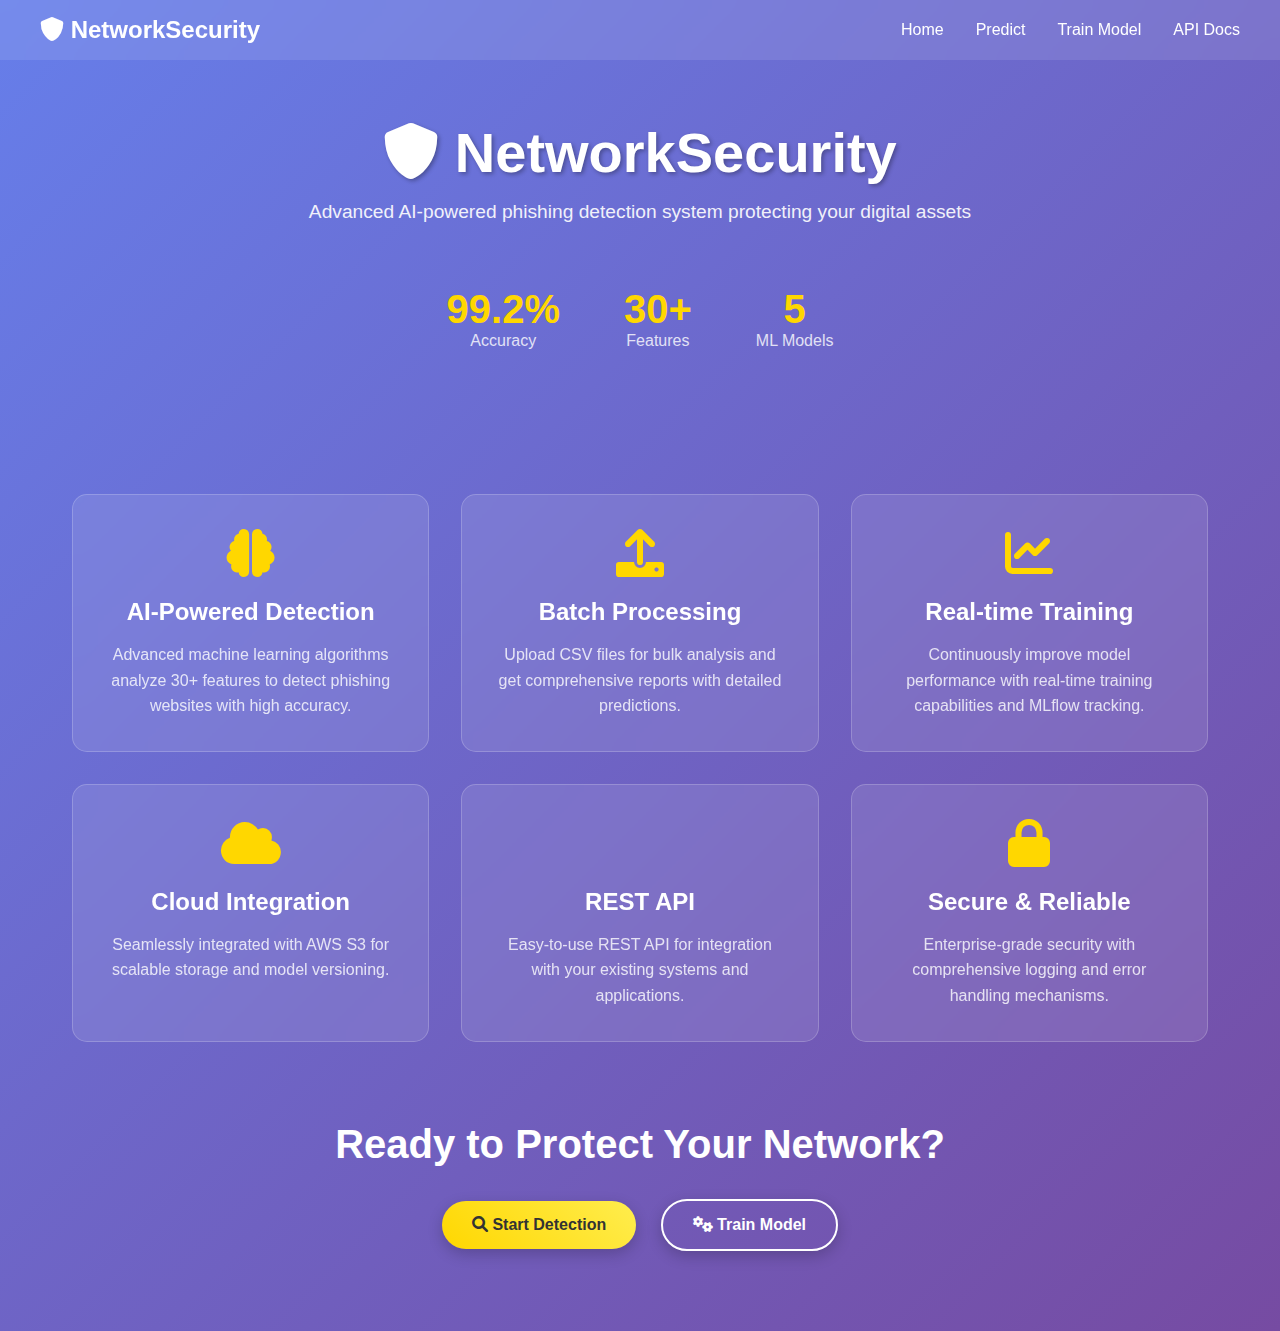
<file: templates/index.html>
<!DOCTYPE html>
<html lang="en">
<head>
    <meta charset="UTF-8">
    <meta name="viewport" content="width=device-width, initial-scale=1.0">
    <title>NetworkSecurity - Phishing Detection System</title>
    <link href="https://cdnjs.cloudflare.com/ajax/libs/font-awesome/6.0.0/css/all.min.css" rel="stylesheet">
    <style>
        * {
            margin: 0;
            padding: 0;
            box-sizing: border-box;
        }

        body {
            font-family: 'Segoe UI', Tahoma, Geneva, Verdana, sans-serif;
            background: linear-gradient(135deg, #667eea 0%, #764ba2 100%);
            min-height: 100vh;
            color: #333;
        }

        .navbar {
            background: rgba(255, 255, 255, 0.1);
            backdrop-filter: blur(10px);
            padding: 1rem 2rem;
            position: fixed;
            width: 100%;
            top: 0;
            z-index: 1000;
        }

        .nav-content {
            display: flex;
            justify-content: space-between;
            align-items: center;
            max-width: 1200px;
            margin: 0 auto;
        }

        .logo {
            font-size: 1.5rem;
            font-weight: bold;
            color: white;
        }

        .nav-links {
            display: flex;
            gap: 2rem;
        }

        .nav-links a {
            color: white;
            text-decoration: none;
            transition: color 0.3s;
        }

        .nav-links a:hover {
            color: #ffd700;
        }

        .hero {
            padding: 120px 2rem 80px;
            text-align: center;
            color: white;
        }

        .hero h1 {
            font-size: 3.5rem;
            margin-bottom: 1rem;
            text-shadow: 2px 2px 4px rgba(0,0,0,0.3);
        }

        .hero p {
            font-size: 1.2rem;
            margin-bottom: 2rem;
            opacity: 0.9;
        }

        .features {
            display: grid;
            grid-template-columns: repeat(auto-fit, minmax(300px, 1fr));
            gap: 2rem;
            max-width: 1200px;
            margin: 0 auto;
            padding: 0 2rem;
        }

        .feature-card {
            background: rgba(255, 255, 255, 0.1);
            backdrop-filter: blur(10px);
            border-radius: 15px;
            padding: 2rem;
            text-align: center;
            transition: transform 0.3s, box-shadow 0.3s;
            border: 1px solid rgba(255, 255, 255, 0.2);
        }

        .feature-card:hover {
            transform: translateY(-10px);
            box-shadow: 0 20px 40px rgba(0,0,0,0.2);
        }

        .feature-icon {
            font-size: 3rem;
            margin-bottom: 1rem;
            color: #ffd700;
        }

        .feature-card h3 {
            font-size: 1.5rem;
            margin-bottom: 1rem;
            color: white;
        }

        .feature-card p {
            color: rgba(255, 255, 255, 0.8);
            line-height: 1.6;
        }

        .cta-section {
            text-align: center;
            padding: 80px 2rem;
        }

        .btn {
            display: inline-block;
            padding: 15px 30px;
            background: linear-gradient(45deg, #ffd700, #ffed4e);
            color: #333;
            text-decoration: none;
            border-radius: 50px;
            font-weight: bold;
            transition: all 0.3s;
            margin: 0 10px;
            box-shadow: 0 5px 15px rgba(0,0,0,0.2);
        }

        .btn:hover {
            transform: translateY(-3px);
            box-shadow: 0 10px 25px rgba(0,0,0,0.3);
        }

        .btn-secondary {
            background: transparent;
            color: white;
            border: 2px solid white;
        }

        .btn-secondary:hover {
            background: white;
            color: #333;
        }

        .stats {
            display: flex;
            justify-content: center;
            gap: 4rem;
            margin: 4rem 0;
            flex-wrap: wrap;
        }

        .stat {
            text-align: center;
            color: white;
        }

        .stat-number {
            font-size: 2.5rem;
            font-weight: bold;
            color: #ffd700;
        }

        .stat-label {
            font-size: 1rem;
            opacity: 0.8;
        }

        @media (max-width: 768px) {
            .hero h1 {
                font-size: 2.5rem;
            }
            
            .nav-links {
                display: none;
            }
            
            .stats {
                gap: 2rem;
            }
        }
    </style>
</head>
<body>
    <nav class="navbar">
        <div class="nav-content">
            <div class="logo">
                <i class="fas fa-shield-alt"></i> NetworkSecurity
            </div>
            <div class="nav-links">
                <a href="#home">Home</a>
                <a href="/predict-ui">Predict</a>
                <a href="/train-ui">Train Model</a>
                <a href="/docs">API Docs</a>
            </div>
        </div>
    </nav>

    <section class="hero">
        <h1><i class="fas fa-shield-alt"></i> NetworkSecurity</h1>
        <p>Advanced AI-powered phishing detection system protecting your digital assets</p>
        
        <div class="stats">
            <div class="stat">
                <div class="stat-number">99.2%</div>
                <div class="stat-label">Accuracy</div>
            </div>
            <div class="stat">
                <div class="stat-number">30+</div>
                <div class="stat-label">Features</div>
            </div>
            <div class="stat">
                <div class="stat-number">5</div>
                <div class="stat-label">ML Models</div>
            </div>
        </div>
    </section>

    <section class="features">
        <div class="feature-card">
            <div class="feature-icon">
                <i class="fas fa-brain"></i>
            </div>
            <h3>AI-Powered Detection</h3>
            <p>Advanced machine learning algorithms analyze 30+ features to detect phishing websites with high accuracy.</p>
        </div>

        <div class="feature-card">
            <div class="feature-icon">
                <i class="fas fa-upload"></i>
            </div>
            <h3>Batch Processing</h3>
            <p>Upload CSV files for bulk analysis and get comprehensive reports with detailed predictions.</p>
        </div>

        <div class="feature-card">
            <div class="feature-icon">
                <i class="fas fa-chart-line"></i>
            </div>
            <h3>Real-time Training</h3>
            <p>Continuously improve model performance with real-time training capabilities and MLflow tracking.</p>
        </div>

        <div class="feature-card">
            <div class="feature-icon">
                <i class="fas fa-cloud"></i>
            </div>
            <h3>Cloud Integration</h3>
            <p>Seamlessly integrated with AWS S3 for scalable storage and model versioning.</p>
        </div>

        <div class="feature-card">
            <div class="feature-icon">
                <i class="fas fa-api"></i>
            </div>
            <h3>REST API</h3>
            <p>Easy-to-use REST API for integration with your existing systems and applications.</p>
        </div>

        <div class="feature-card">
            <div class="feature-icon">
                <i class="fas fa-lock"></i>
            </div>
            <h3>Secure & Reliable</h3>
            <p>Enterprise-grade security with comprehensive logging and error handling mechanisms.</p>
        </div>
    </section>

    <section class="cta-section">
        <h2 style="color: white; margin-bottom: 2rem; font-size: 2.5rem;">Ready to Protect Your Network?</h2>
        <a href="/predict-ui" class="btn">
            <i class="fas fa-search"></i> Start Detection
        </a>
        <a href="/train-ui" class="btn btn-secondary">
            <i class="fas fa-cogs"></i> Train Model
        </a>
    </section>
</body>
</html>
</file>
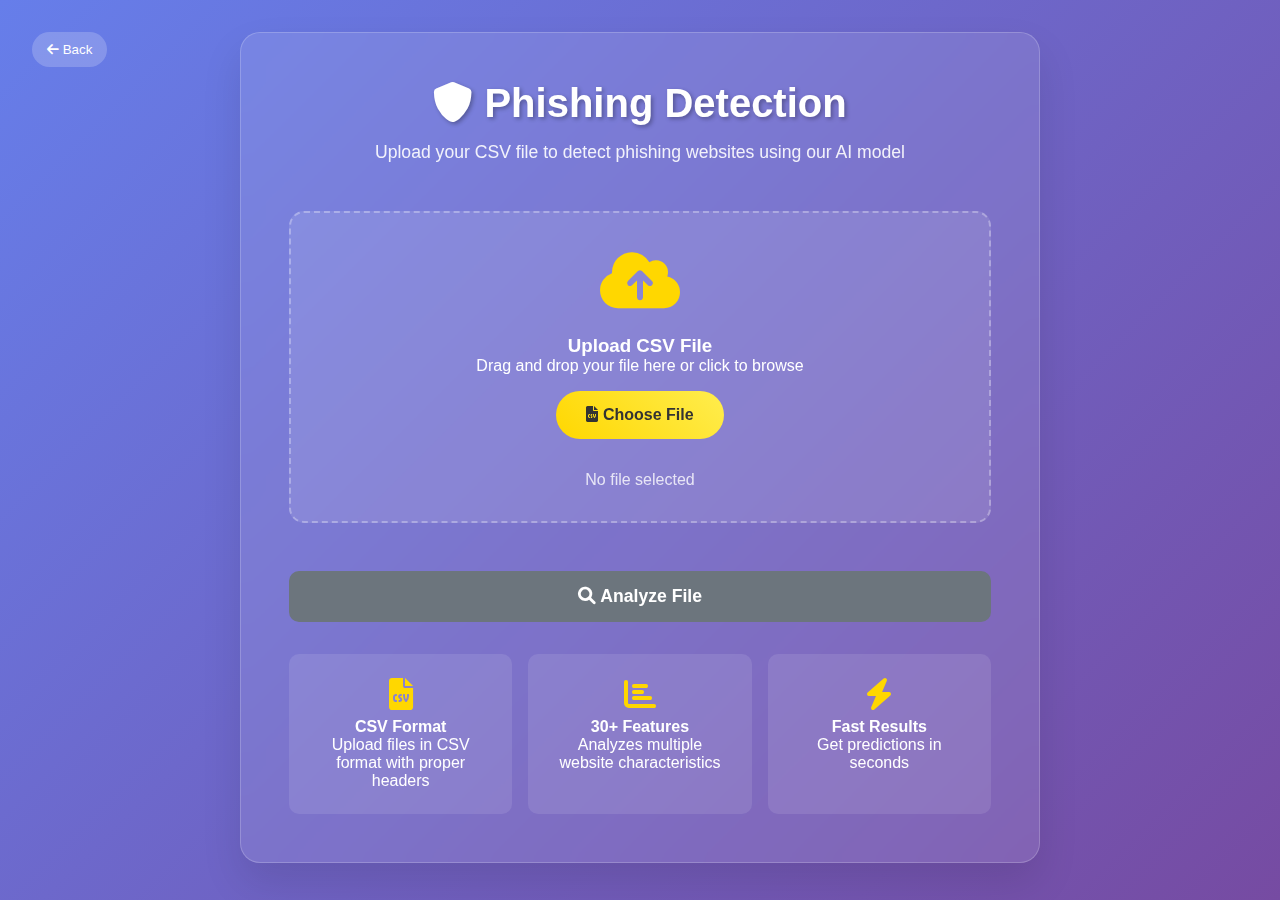
<file: templates/predict.html>
<!DOCTYPE html>
<html lang="en">
<head>
    <meta charset="UTF-8">
    <meta name="viewport" content="width=device-width, initial-scale=1.0">
    <title>Phishing Detection - Upload & Predict</title>
    <link href="https://cdnjs.cloudflare.com/ajax/libs/font-awesome/6.0.0/css/all.min.css" rel="stylesheet">
    <style>
        * {
            margin: 0;
            padding: 0;
            box-sizing: border-box;
        }

        body {
            font-family: 'Segoe UI', Tahoma, Geneva, Verdana, sans-serif;
            background: linear-gradient(135deg, #667eea 0%, #764ba2 100%);
            min-height: 100vh;
            padding: 2rem;
        }

        .container {
            max-width: 800px;
            margin: 0 auto;
            background: rgba(255, 255, 255, 0.1);
            backdrop-filter: blur(10px);
            border-radius: 20px;
            padding: 3rem;
            box-shadow: 0 20px 40px rgba(0,0,0,0.1);
            border: 1px solid rgba(255, 255, 255, 0.2);
        }

        .header {
            text-align: center;
            margin-bottom: 3rem;
            color: white;
        }

        .header h1 {
            font-size: 2.5rem;
            margin-bottom: 1rem;
            text-shadow: 2px 2px 4px rgba(0,0,0,0.3);
        }

        .header p {
            font-size: 1.1rem;
            opacity: 0.9;
        }

        .upload-section {
            background: rgba(255, 255, 255, 0.1);
            border-radius: 15px;
            padding: 2rem;
            margin-bottom: 2rem;
            border: 2px dashed rgba(255, 255, 255, 0.3);
            transition: all 0.3s;
        }

        .upload-section:hover {
            border-color: #ffd700;
            background: rgba(255, 255, 255, 0.15);
        }

        .upload-area {
            text-align: center;
            color: white;
        }

        .upload-icon {
            font-size: 4rem;
            color: #ffd700;
            margin-bottom: 1rem;
        }

        .file-input {
            display: none;
        }

        .file-label {
            display: inline-block;
            padding: 15px 30px;
            background: linear-gradient(45deg, #ffd700, #ffed4e);
            color: #333;
            border-radius: 50px;
            cursor: pointer;
            font-weight: bold;
            transition: all 0.3s;
            margin: 1rem 0;
        }

        .file-label:hover {
            transform: translateY(-3px);
            box-shadow: 0 10px 25px rgba(0,0,0,0.3);
        }

        .file-info {
            margin-top: 1rem;
            color: rgba(255, 255, 255, 0.8);
        }

        .submit-btn {
            width: 100%;
            padding: 15px;
            background: linear-gradient(45deg, #28a745, #20c997);
            color: white;
            border: none;
            border-radius: 10px;
            font-size: 1.1rem;
            font-weight: bold;
            cursor: pointer;
            transition: all 0.3s;
            margin-top: 1rem;
        }

        .submit-btn:hover {
            transform: translateY(-2px);
            box-shadow: 0 5px 15px rgba(0,0,0,0.2);
        }

        .submit-btn:disabled {
            background: #6c757d;
            cursor: not-allowed;
            transform: none;
        }

        .info-cards {
            display: grid;
            grid-template-columns: repeat(auto-fit, minmax(200px, 1fr));
            gap: 1rem;
            margin-top: 2rem;
        }

        .info-card {
            background: rgba(255, 255, 255, 0.1);
            border-radius: 10px;
            padding: 1.5rem;
            text-align: center;
            color: white;
        }

        .info-card i {
            font-size: 2rem;
            color: #ffd700;
            margin-bottom: 0.5rem;
        }

        .back-btn {
            position: absolute;
            top: 2rem;
            left: 2rem;
            background: rgba(255, 255, 255, 0.2);
            color: white;
            border: none;
            padding: 10px 15px;
            border-radius: 50px;
            cursor: pointer;
            transition: all 0.3s;
        }

        .back-btn:hover {
            background: rgba(255, 255, 255, 0.3);
        }

        .loading {
            display: none;
            text-align: center;
            color: white;
            margin-top: 1rem;
        }

        .spinner {
            border: 3px solid rgba(255, 255, 255, 0.3);
            border-radius: 50%;
            border-top: 3px solid #ffd700;
            width: 40px;
            height: 40px;
            animation: spin 1s linear infinite;
            margin: 0 auto 1rem;
        }

        @keyframes spin {
            0% { transform: rotate(0deg); }
            100% { transform: rotate(360deg); }
        }

        @media (max-width: 768px) {
            .container {
                margin: 1rem;
                padding: 2rem;
            }
            
            .header h1 {
                font-size: 2rem;
            }
        }
    </style>
</head>
<body>
    <button class="back-btn" onclick="window.location.href='/'">
        <i class="fas fa-arrow-left"></i> Back
    </button>

    <div class="container">
        <div class="header">
            <h1><i class="fas fa-shield-alt"></i> Phishing Detection</h1>
            <p>Upload your CSV file to detect phishing websites using our AI model</p>
        </div>

        <form id="uploadForm" action="/predict" method="post" enctype="multipart/form-data">
            <div class="upload-section">
                <div class="upload-area">
                    <div class="upload-icon">
                        <i class="fas fa-cloud-upload-alt"></i>
                    </div>
                    <h3>Upload CSV File</h3>
                    <p>Drag and drop your file here or click to browse</p>
                    
                    <label for="file" class="file-label">
                        <i class="fas fa-file-csv"></i> Choose File
                    </label>
                    <input type="file" id="file" name="file" class="file-input" accept=".csv" required>
                    
                    <div class="file-info" id="fileInfo">
                        No file selected
                    </div>
                </div>
            </div>

            <button type="submit" class="submit-btn" id="submitBtn" disabled>
                <i class="fas fa-search"></i> Analyze File
            </button>

            <div class="loading" id="loading">
                <div class="spinner"></div>
                <p>Analyzing your data... Please wait</p>
            </div>
        </form>

        <div class="info-cards">
            <div class="info-card">
                <i class="fas fa-file-csv"></i>
                <h4>CSV Format</h4>
                <p>Upload files in CSV format with proper headers</p>
            </div>
            <div class="info-card">
                <i class="fas fa-chart-bar"></i>
                <h4>30+ Features</h4>
                <p>Analyzes multiple website characteristics</p>
            </div>
            <div class="info-card">
                <i class="fas fa-bolt"></i>
                <h4>Fast Results</h4>
                <p>Get predictions in seconds</p>
            </div>
        </div>
    </div>

    <script>
        const fileInput = document.getElementById('file');
        const fileInfo = document.getElementById('fileInfo');
        const submitBtn = document.getElementById('submitBtn');
        const uploadForm = document.getElementById('uploadForm');
        const loading = document.getElementById('loading');

        fileInput.addEventListener('change', function(e) {
            const file = e.target.files[0];
            if (file) {
                fileInfo.innerHTML = `
                    <i class="fas fa-file-csv"></i> 
                    <strong>${file.name}</strong><br>
                    Size: ${(file.size / 1024).toFixed(2)} KB
                `;
                submitBtn.disabled = false;
            } else {
                fileInfo.textContent = 'No file selected';
                submitBtn.disabled = true;
            }
        });

        uploadForm.addEventListener('submit', function(e) {
            loading.style.display = 'block';
            submitBtn.disabled = true;
            submitBtn.innerHTML = '<i class="fas fa-spinner fa-spin"></i> Processing...';
        });

        // Drag and drop functionality
        const uploadSection = document.querySelector('.upload-section');

        uploadSection.addEventListener('dragover', function(e) {
            e.preventDefault();
            uploadSection.style.borderColor = '#ffd700';
            uploadSection.style.background = 'rgba(255, 255, 255, 0.2)';
        });

        uploadSection.addEventListener('dragleave', function(e) {
            e.preventDefault();
            uploadSection.style.borderColor = 'rgba(255, 255, 255, 0.3)';
            uploadSection.style.background = 'rgba(255, 255, 255, 0.1)';
        });

        uploadSection.addEventListener('drop', function(e) {
            e.preventDefault();
            uploadSection.style.borderColor = 'rgba(255, 255, 255, 0.3)';
            uploadSection.style.background = 'rgba(255, 255, 255, 0.1)';
            
            const files = e.dataTransfer.files;
            if (files.length > 0) {
                fileInput.files = files;
                fileInput.dispatchEvent(new Event('change'));
            }
        });
    </script>
</body>
</html>
</file>
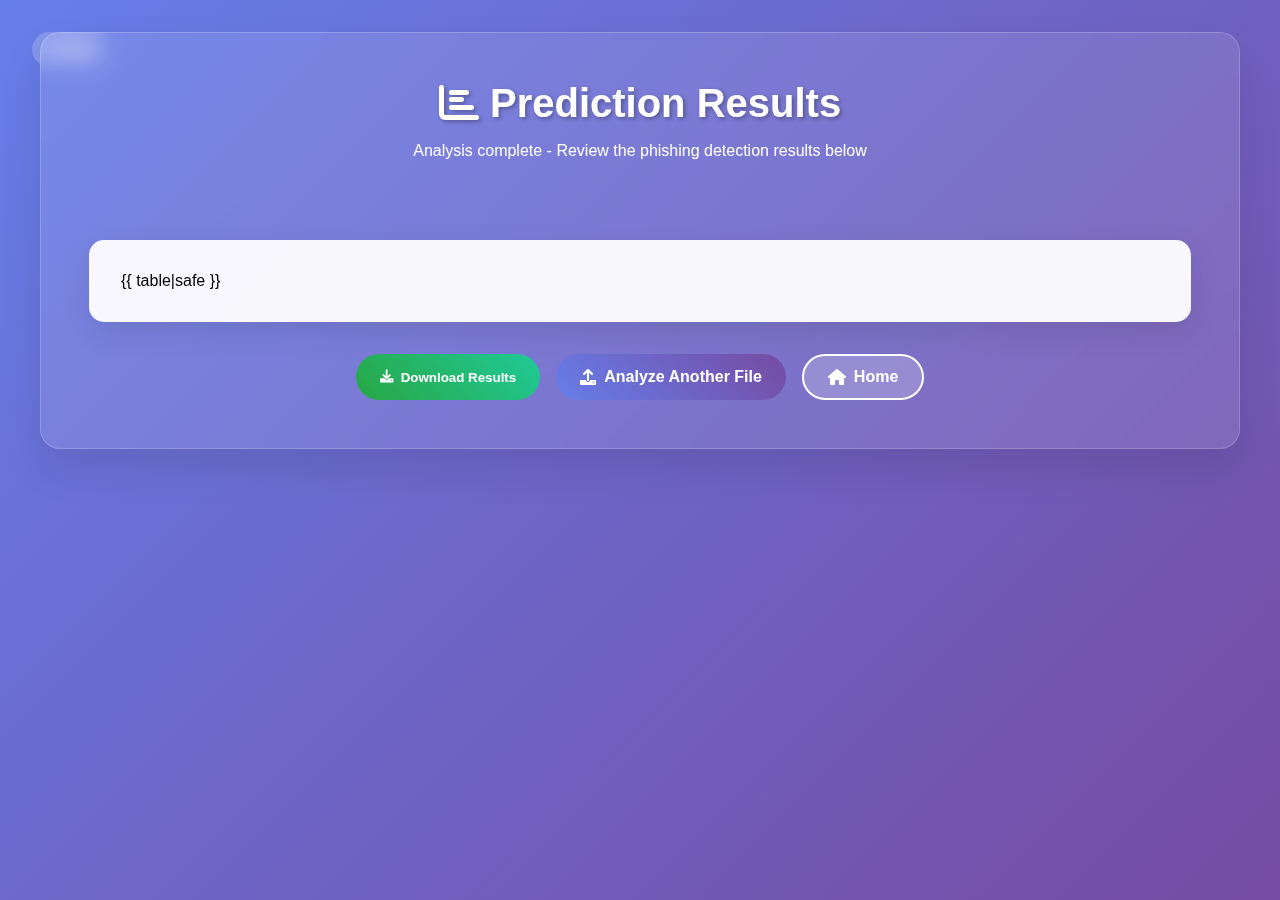
<file: templates/table.html>
<!DOCTYPE html>
<html lang="en">
<head>
    <meta charset="UTF-8">
    <meta name="viewport" content="width=device-width, initial-scale=1.0">
    <title>Prediction Results - NetworkSecurity</title>
    <link href="https://cdnjs.cloudflare.com/ajax/libs/font-awesome/6.0.0/css/all.min.css" rel="stylesheet">
    <style>
        * {
            margin: 0;
            padding: 0;
            box-sizing: border-box;
        }

        body {
            font-family: 'Segoe UI', Tahoma, Geneva, Verdana, sans-serif;
            background: linear-gradient(135deg, #667eea 0%, #764ba2 100%);
            min-height: 100vh;
            padding: 2rem;
        }

        .container {
            max-width: 1200px;
            margin: 0 auto;
            background: rgba(255, 255, 255, 0.1);
            backdrop-filter: blur(10px);
            border-radius: 20px;
            padding: 3rem;
            box-shadow: 0 20px 40px rgba(0,0,0,0.1);
            border: 1px solid rgba(255, 255, 255, 0.2);
        }

        .header {
            text-align: center;
            margin-bottom: 3rem;
            color: white;
        }

        .header h1 {
            font-size: 2.5rem;
            margin-bottom: 1rem;
            text-shadow: 2px 2px 4px rgba(0,0,0,0.3);
        }

        .results-summary {
            display: grid;
            grid-template-columns: repeat(auto-fit, minmax(200px, 1fr));
            gap: 1rem;
            margin-bottom: 2rem;
        }

        .summary-card {
            background: rgba(255, 255, 255, 0.1);
            border-radius: 10px;
            padding: 1.5rem;
            text-align: center;
            color: white;
        }

        .summary-card i {
            font-size: 2rem;
            margin-bottom: 0.5rem;
        }

        .safe {
            color: #28a745;
        }

        .phishing {
            color: #dc3545;
        }

        .table-container {
            background: rgba(255, 255, 255, 0.95);
            border-radius: 15px;
            padding: 2rem;
            overflow-x: auto;
            box-shadow: 0 10px 30px rgba(0,0,0,0.1);
        }

        table {
            width: 100%;
            border-collapse: collapse;
            font-size: 0.9rem;
        }

        th {
            background: linear-gradient(45deg, #667eea, #764ba2);
            color: white;
            padding: 15px 10px;
            text-align: left;
            font-weight: bold;
            position: sticky;
            top: 0;
            z-index: 10;
        }

        td {
            padding: 12px 10px;
            border-bottom: 1px solid #e9ecef;
            transition: background-color 0.3s;
        }

        tr:hover td {
            background-color: #f8f9fa;
        }

        .prediction-cell {
            font-weight: bold;
            text-align: center;
        }

        .prediction-safe {
            color: #28a745;
            background-color: rgba(40, 167, 69, 0.1);
            border-radius: 20px;
            padding: 5px 10px;
        }

        .prediction-phishing {
            color: #dc3545;
            background-color: rgba(220, 53, 69, 0.1);
            border-radius: 20px;
            padding: 5px 10px;
        }

        .actions {
            display: flex;
            justify-content: center;
            gap: 1rem;
            margin-top: 2rem;
            flex-wrap: wrap;
        }

        .btn {
            padding: 12px 24px;
            border: none;
            border-radius: 50px;
            font-weight: bold;
            cursor: pointer;
            transition: all 0.3s;
            text-decoration: none;
            display: inline-flex;
            align-items: center;
            gap: 0.5rem;
        }

        .btn-primary {
            background: linear-gradient(45deg, #667eea, #764ba2);
            color: white;
        }

        .btn-success {
            background: linear-gradient(45deg, #28a745, #20c997);
            color: white;
        }

        .btn-secondary {
            background: rgba(255, 255, 255, 0.2);
            color: white;
            border: 2px solid white;
        }

        .btn:hover {
            transform: translateY(-2px);
            box-shadow: 0 5px 15px rgba(0,0,0,0.2);
        }

        .back-btn {
            position: absolute;
            top: 2rem;
            left: 2rem;
            background: rgba(255, 255, 255, 0.2);
            color: white;
            border: none;
            padding: 10px 15px;
            border-radius: 50px;
            cursor: pointer;
            transition: all 0.3s;
        }

        .back-btn:hover {
            background: rgba(255, 255, 255, 0.3);
        }

        @media (max-width: 768px) {
            .container {
                margin: 1rem;
                padding: 2rem;
            }
            
            .header h1 {
                font-size: 2rem;
            }
            
            .table-container {
                padding: 1rem;
            }
            
            table {
                font-size: 0.8rem;
            }
            
            th, td {
                padding: 8px 5px;
            }
        }
    </style>
</head>
<body>
    <button class="back-btn" onclick="window.location.href='/predict-ui'">
        <i class="fas fa-arrow-left"></i> Back
    </button>

    <div class="container">
        <div class="header">
            <h1><i class="fas fa-chart-bar"></i> Prediction Results</h1>
            <p>Analysis complete - Review the phishing detection results below</p>
        </div>

        <div class="results-summary" id="resultsSummary">
            <!-- Summary cards will be populated by JavaScript -->
        </div>

        <div class="table-container">
            {{ table|safe }}
        </div>

        <div class="actions">
            <button class="btn btn-success" onclick="downloadResults()">
                <i class="fas fa-download"></i> Download Results
            </button>
            <a href="/predict-ui" class="btn btn-primary">
                <i class="fas fa-upload"></i> Analyze Another File
            </a>
            <a href="/" class="btn btn-secondary">
                <i class="fas fa-home"></i> Home
            </a>
        </div>
    </div>

    <script>
        // Enhance the table after it's loaded
        document.addEventListener('DOMContentLoaded', function() {
            enhanceTable();
            generateSummary();
        });

        function enhanceTable() {
            const table = document.querySelector('table');
            if (!table) return;

            // Add classes to the table
            table.classList.add('enhanced-table');

            // Find and enhance prediction column
            const rows = table.querySelectorAll('tr');
            const headerRow = rows[0];
            const headers = headerRow.querySelectorAll('th, td');
            
            let predictionColumnIndex = -1;
            headers.forEach((header, index) => {
                if (header.textContent.toLowerCase().includes('predicted')) {
                    predictionColumnIndex = index;
                }
            });

            // Style prediction cells
            if (predictionColumnIndex !== -1) {
                for (let i = 1; i < rows.length; i++) {
                    const cells = rows[i].querySelectorAll('td');
                    if (cells[predictionColumnIndex]) {
                        const cell = cells[predictionColumnIndex];
                        const value = cell.textContent.trim();
                        
                        cell.classList.add('prediction-cell');
                        
                        if (value === '0' || value.toLowerCase().includes('safe')) {
                            cell.innerHTML = '<span class="prediction-safe"><i class="fas fa-shield-alt"></i> Safe</span>';
                        } else if (value === '1' || value.toLowerCase().includes('phishing')) {
                            cell.innerHTML = '<span class="prediction-phishing"><i class="fas fa-exclamation-triangle"></i> Phishing</span>';
                        }
                    }
                }
            }
        }

        function generateSummary() {
            const table = document.querySelector('table');
            if (!table) return;

            const rows = table.querySelectorAll('tr');
            let totalRows = rows.length - 1; // Exclude header
            let safeCount = 0;
            let phishingCount = 0;

            // Count predictions
            for (let i = 1; i < rows.length; i++) {
                const cells = rows[i].querySelectorAll('td');
                const lastCell = cells[cells.length - 1];
                if (lastCell) {
                    const value = lastCell.textContent.trim();
                    if (value === '0') {
                        safeCount++;
                    } else if (value === '1') {
                        phishingCount++;
                    }
                }
            }

            // Generate summary cards
            const summaryContainer = document.getElementById('resultsSummary');
            summaryContainer.innerHTML = `
                <div class="summary-card">
                    <i class="fas fa-list safe"></i>
                    <h3>${totalRows}</h3>
                    <p>Total Analyzed</p>
                </div>
                <div class="summary-card">
                    <i class="fas fa-shield-alt safe"></i>
                    <h3>${safeCount}</h3>
                    <p>Safe Websites</p>
                </div>
                <div class="summary-card">
                    <i class="fas fa-exclamation-triangle phishing"></i>
                    <h3>${phishingCount}</h3>
                    <p>Phishing Detected</p>
                </div>
                <div class="summary-card">
                    <i class="fas fa-percentage safe"></i>
                    <h3>${totalRows > 0 ? Math.round((safeCount / totalRows) * 100) : 0}%</h3>
                    <p>Safety Rate</p>
                </div>
            `;
        }

        function downloadResults() {
            // Create a link to download the CSV file
            const link = document.createElement('a');
            link.href = '/Prediction_output/output.csv';
            link.download = 'phishing_detection_results.csv';
            document.body.appendChild(link);
            link.click();
            document.body.removeChild(link);
        }
    </script>
</body>
</html>
</file>
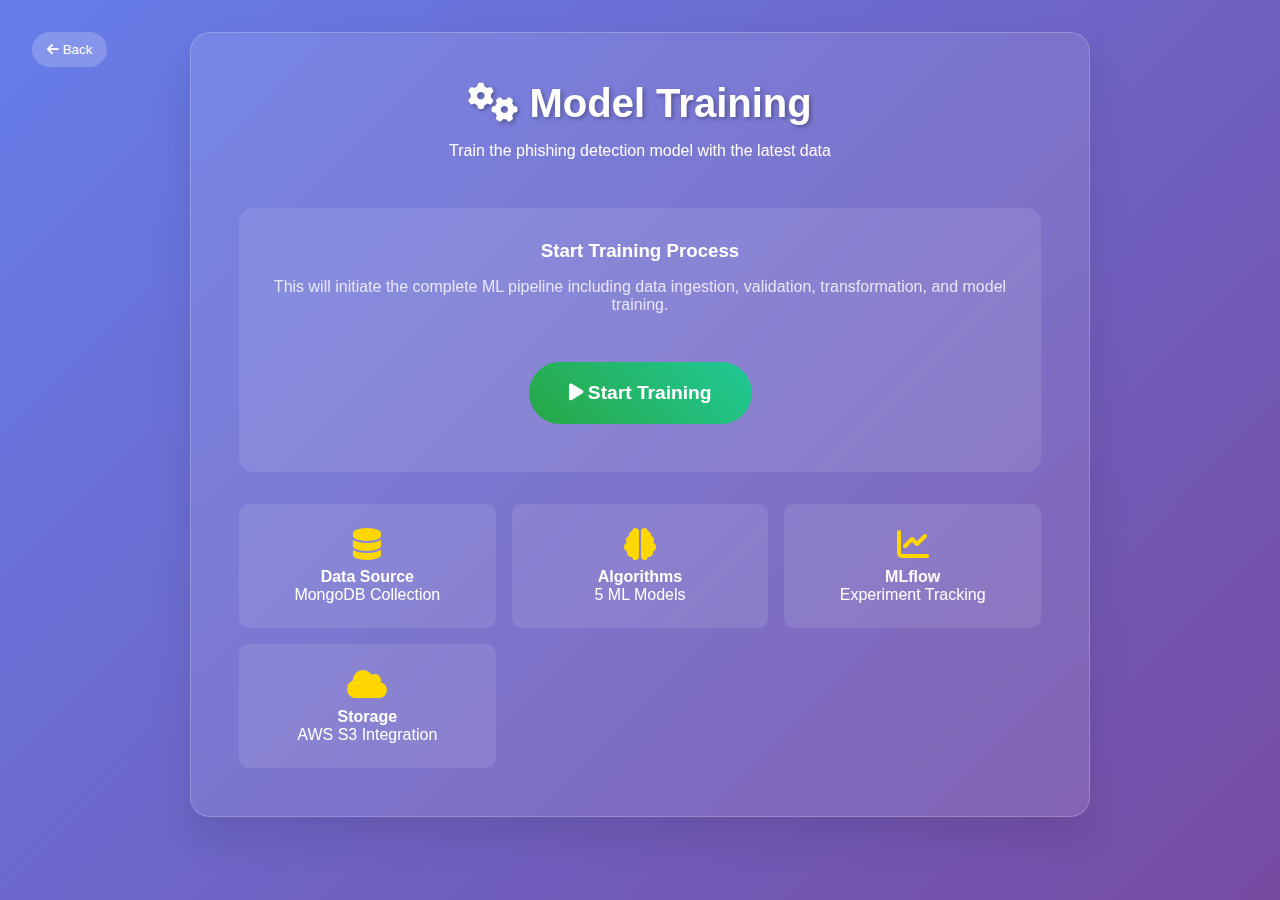
<file: templates/train.html>
<!DOCTYPE html>
<html lang="en">
<head>
    <meta charset="UTF-8">
    <meta name="viewport" content="width=device-width, initial-scale=1.0">
    <title>Model Training - NetworkSecurity</title>
    <link href="https://cdnjs.cloudflare.com/ajax/libs/font-awesome/6.0.0/css/all.min.css" rel="stylesheet">
    <style>
        * {
            margin: 0;
            padding: 0;
            box-sizing: border-box;
        }

        body {
            font-family: 'Segoe UI', Tahoma, Geneva, Verdana, sans-serif;
            background: linear-gradient(135deg, #667eea 0%, #764ba2 100%);
            min-height: 100vh;
            padding: 2rem;
        }

        .container {
            max-width: 900px;
            margin: 0 auto;
            background: rgba(255, 255, 255, 0.1);
            backdrop-filter: blur(10px);
            border-radius: 20px;
            padding: 3rem;
            box-shadow: 0 20px 40px rgba(0,0,0,0.1);
            border: 1px solid rgba(255, 255, 255, 0.2);
        }

        .header {
            text-align: center;
            margin-bottom: 3rem;
            color: white;
        }

        .header h1 {
            font-size: 2.5rem;
            margin-bottom: 1rem;
            text-shadow: 2px 2px 4px rgba(0,0,0,0.3);
        }

        .training-section {
            background: rgba(255, 255, 255, 0.1);
            border-radius: 15px;
            padding: 2rem;
            margin-bottom: 2rem;
            text-align: center;
        }

        .train-btn {
            padding: 20px 40px;
            background: linear-gradient(45deg, #28a745, #20c997);
            color: white;
            border: none;
            border-radius: 50px;
            font-size: 1.2rem;
            font-weight: bold;
            cursor: pointer;
            transition: all 0.3s;
            margin: 1rem;
        }

        .train-btn:hover {
            transform: translateY(-3px);
            box-shadow: 0 10px 25px rgba(0,0,0,0.3);
        }

        .train-btn:disabled {
            background: #6c757d;
            cursor: not-allowed;
            transform: none;
        }

        .status-section {
            background: rgba(255, 255, 255, 0.1);
            border-radius: 15px;
            padding: 2rem;
            margin-bottom: 2rem;
            color: white;
        }

        .status-item {
            display: flex;
            justify-content: space-between;
            align-items: center;
            padding: 1rem 0;
            border-bottom: 1px solid rgba(255, 255, 255, 0.1);
        }

        .status-item:last-child {
            border-bottom: none;
        }

        .status-label {
            font-weight: bold;
        }

        .status-value {
            color: #ffd700;
        }

        .progress-bar {
            width: 100%;
            height: 10px;
            background: rgba(255, 255, 255, 0.2);
            border-radius: 5px;
            overflow: hidden;
            margin: 1rem 0;
        }

        .progress-fill {
            height: 100%;
            background: linear-gradient(45deg, #ffd700, #ffed4e);
            width: 0%;
            transition: width 0.3s;
        }

        .model-info {
            display: grid;
            grid-template-columns: repeat(auto-fit, minmax(200px, 1fr));
            gap: 1rem;
            margin-top: 2rem;
        }

        .info-card {
            background: rgba(255, 255, 255, 0.1);
            border-radius: 10px;
            padding: 1.5rem;
            text-align: center;
            color: white;
        }

        .info-card i {
            font-size: 2rem;
            color: #ffd700;
            margin-bottom: 0.5rem;
        }

        .back-btn {
            position: absolute;
            top: 2rem;
            left: 2rem;
            background: rgba(255, 255, 255, 0.2);
            color: white;
            border: none;
            padding: 10px 15px;
            border-radius: 50px;
            cursor: pointer;
            transition: all 0.3s;
        }

        .back-btn:hover {
            background: rgba(255, 255, 255, 0.3);
        }

        .log-section {
            background: rgba(0, 0, 0, 0.3);
            border-radius: 10px;
            padding: 1rem;
            margin-top: 2rem;
            max-height: 300px;
            overflow-y: auto;
            font-family: 'Courier New', monospace;
            color: #00ff00;
            font-size: 0.9rem;
        }

        .log-entry {
            margin-bottom: 0.5rem;
            opacity: 0;
            animation: fadeIn 0.5s forwards;
        }

        @keyframes fadeIn {
            to { opacity: 1; }
        }

        .spinner {
            border: 3px solid rgba(255, 255, 255, 0.3);
            border-radius: 50%;
            border-top: 3px solid #ffd700;
            width: 40px;
            height: 40px;
            animation: spin 1s linear infinite;
            margin: 0 auto 1rem;
        }

        @keyframes spin {
            0% { transform: rotate(0deg); }
            100% { transform: rotate(360deg); }
        }

        .hidden {
            display: none;
        }

        @media (max-width: 768px) {
            .container {
                margin: 1rem;
                padding: 2rem;
            }
            
            .header h1 {
                font-size: 2rem;
            }
        }
    </style>
</head>
<body>
    <button class="back-btn" onclick="window.location.href='/'">
        <i class="fas fa-arrow-left"></i> Back
    </button>

    <div class="container">
        <div class="header">
            <h1><i class="fas fa-cogs"></i> Model Training</h1>
            <p>Train the phishing detection model with the latest data</p>
        </div>

        <div class="training-section">
            <h3 style="color: white; margin-bottom: 1rem;">Start Training Process</h3>
            <p style="color: rgba(255, 255, 255, 0.8); margin-bottom: 2rem;">
                This will initiate the complete ML pipeline including data ingestion, validation, transformation, and model training.
            </p>
            
            <button id="trainBtn" class="train-btn" onclick="startTraining()">
                <i class="fas fa-play"></i> Start Training
            </button>
        </div>

        <div class="status-section" id="statusSection" style="display: none;">
            <h3 style="color: white; margin-bottom: 1rem;">Training Status</h3>
            
            <div class="progress-bar">
                <div class="progress-fill" id="progressFill"></div>
            </div>
            
            <div class="status-item">
                <span class="status-label">Current Stage:</span>
                <span class="status-value" id="currentStage">Initializing...</span>
            </div>
            
            <div class="status-item">
                <span class="status-label">Progress:</span>
                <span class="status-value" id="progressText">0%</span>
            </div>
            
            <div class="status-item">
                <span class="status-label">Elapsed Time:</span>
                <span class="status-value" id="elapsedTime">00:00</span>
            </div>
        </div>

        <div class="log-section hidden" id="logSection">
            <h4 style="color: white; margin-bottom: 1rem;">Training Logs</h4>
            <div id="logContainer"></div>
        </div>

        <div class="model-info">
            <div class="info-card">
                <i class="fas fa-database"></i>
                <h4>Data Source</h4>
                <p>MongoDB Collection</p>
            </div>
            <div class="info-card">
                <i class="fas fa-brain"></i>
                <h4>Algorithms</h4>
                <p>5 ML Models</p>
            </div>
            <div class="info-card">
                <i class="fas fa-chart-line"></i>
                <h4>MLflow</h4>
                <p>Experiment Tracking</p>
            </div>
            <div class="info-card">
                <i class="fas fa-cloud"></i>
                <h4>Storage</h4>
                <p>AWS S3 Integration</p>
            </div>
        </div>
    </div>

    <script>
        let trainingStartTime;
        let timerInterval;

        async function startTraining() {
            const trainBtn = document.getElementById('trainBtn');
            const statusSection = document.getElementById('statusSection');
            const logSection = document.getElementById('logSection');
            
            // Disable button and show status
            trainBtn.disabled = true;
            trainBtn.innerHTML = '<div class="spinner"></div> Training in Progress...';
            statusSection.style.display = 'block';
            logSection.classList.remove('hidden');
            
            // Start timer
            trainingStartTime = Date.now();
            startTimer();
            
            // Simulate training stages
            const stages = [
                { name: 'Data Ingestion', duration: 2000 },
                { name: 'Data Validation', duration: 1500 },
                { name: 'Data Transformation', duration: 2500 },
                { name: 'Model Training', duration: 8000 },
                { name: 'Model Evaluation', duration: 1500 },
                { name: 'Saving Artifacts', duration: 1000 }
            ];
            
            let totalProgress = 0;
            const progressPerStage = 100 / stages.length;
            
            for (let i = 0; i < stages.length; i++) {
                const stage = stages[i];
                updateStage(stage.name);
                addLog(`Starting ${stage.name}...`);
                
                await new Promise(resolve => setTimeout(resolve, stage.duration));
                
                totalProgress += progressPerStage;
                updateProgress(totalProgress);
                addLog(`${stage.name} completed successfully`);
            }
            
            // Make actual API call
            try {
                const response = await fetch('/train');
                const result = await response.json();
                
                if (response.ok) {
                    addLog('Training completed successfully!');
                    updateStage('Completed');
                    trainBtn.innerHTML = '<i class="fas fa-check"></i> Training Completed';
                    trainBtn.style.background = 'linear-gradient(45deg, #28a745, #20c997)';
                } else {
                    throw new Error(result.detail || 'Training failed');
                }
            } catch (error) {
                addLog(`Error: ${error.message}`);
                updateStage('Failed');
                trainBtn.innerHTML = '<i class="fas fa-times"></i> Training Failed';
                trainBtn.style.background = 'linear-gradient(45deg, #dc3545, #c82333)';
            }
            
            clearInterval(timerInterval);
        }

        function updateStage(stage) {
            document.getElementById('currentStage').textContent = stage;
        }

        function updateProgress(progress) {
            const progressFill = document.getElementById('progressFill');
            const progressText = document.getElementById('progressText');
            
            progressFill.style.width = progress + '%';
            progressText.textContent = Math.round(progress) + '%';
        }

        function addLog(message) {
            const logContainer = document.getElementById('logContainer');
            const timestamp = new Date().toLocaleTimeString();
            const logEntry = document.createElement('div');
            logEntry.className = 'log-entry';
            logEntry.textContent = `[${timestamp}] ${message}`;
            logContainer.appendChild(logEntry);
            logContainer.scrollTop = logContainer.scrollHeight;
        }

        function startTimer() {
            timerInterval = setInterval(() => {
                const elapsed = Date.now() - trainingStartTime;
                const minutes = Math.floor(elapsed / 60000);
                const seconds = Math.floor((elapsed % 60000) / 1000);
                document.getElementById('elapsedTime').textContent = 
                    `${minutes.toString().padStart(2, '0')}:${seconds.toString().padStart(2, '0')}`;
            }, 1000);
        }
    </script>
</body>
</html>
</file>
